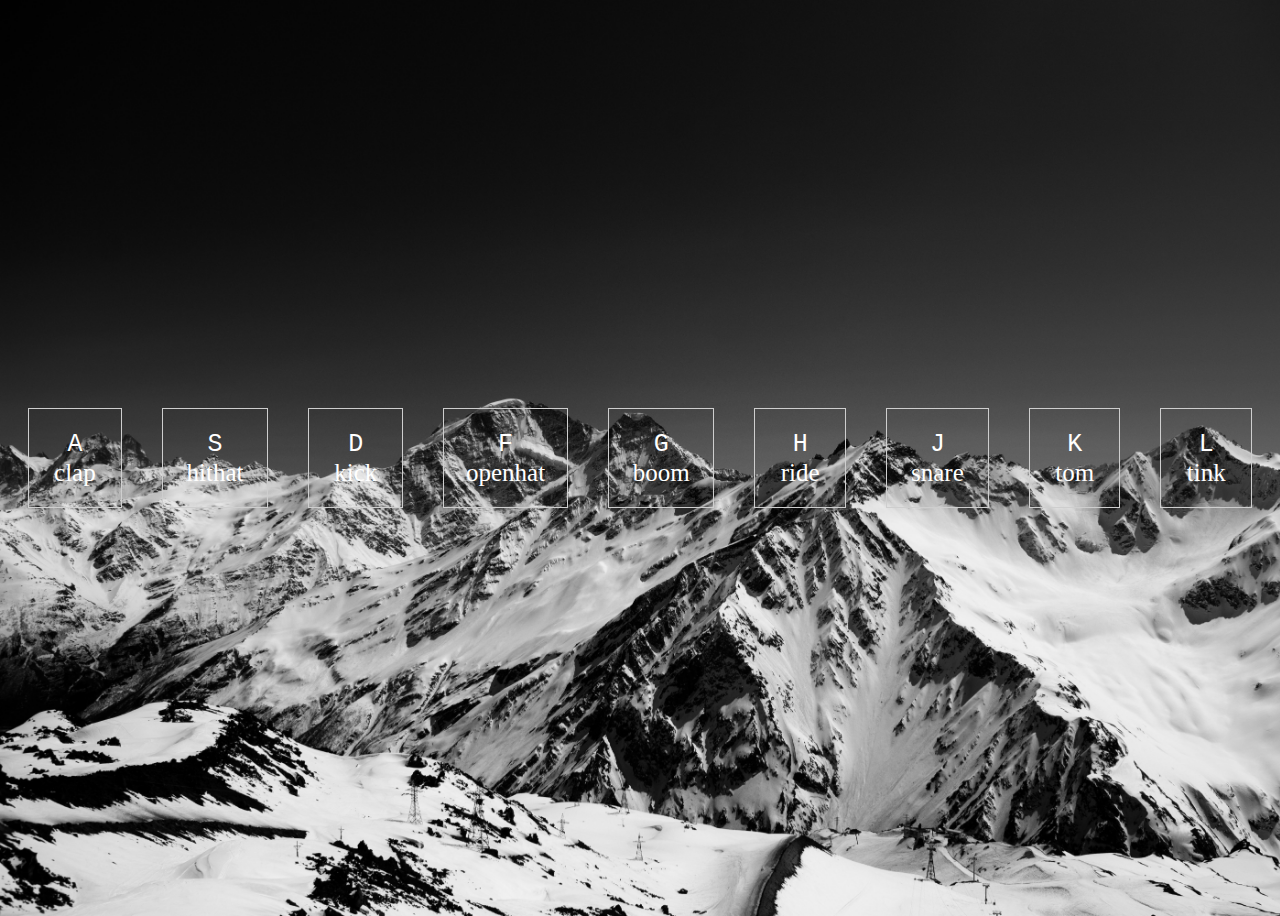
<file: Dia 01/index.html>
<!DOCTYPE html>
<html lang="pt-br">

<head>
  <meta charset="UTF-8">
  <meta name="viewport" content="width=device-width, initial-scale=1.0">
  <link rel="stylesheet" href="./style.css">
  <title>Dia 01</title>
</head>

<body>
  <div>

    <div class="keys">

      <div data-key="65" class="key">
        <kbd>A</kbd>
        <span class="sound">clap</span>
      </div>

      <div data-key="83" class="key">
        <kbd>S</kbd>
        <span class="sound">hithat</span>
      </div>

      <div data-key="68" class="key">
        <kbd>D</kbd>
        <span class="sound">kick</span>
      </div>

      <div data-key="70" class="key">
        <kbd>F</kbd>
        <span class="sound">openhat</span>
      </div>

      <div data-key="71" class="key">
        <kbd>G</kbd>
        <span class="sound">boom</span>
      </div>

      <div data-key="72" class="key">
        <kbd>H</kbd>
        <span class="sound">ride</span>
      </div>

      <div data-key="74" class="key">
        <kbd>J</kbd>
        <span class="sound">snare</span>
      </div>

      <div data-key="75" class="key">
        <kbd>K</kbd>
        <span class="sound">tom</span>
      </div>

      <div data-key="76" class="key">
        <kbd>L</kbd>
        <span class="sound">tink</span>
      </div>

    </div>

    <audio data-key="65" src="./sounds/clap.wav"></audio>
    <audio data-key="83" src="./sounds/hihat.wav"></audio>
    <audio data-key="68" src="./sounds/kick.wav"></audio>
    <audio data-key="70" src="./sounds/openhat.wav"></audio>
    <audio data-key="71" src="./sounds/boom.wav"></audio>
    <audio data-key="72" src="./sounds/ride.wav"></audio>
    <audio data-key="74" src="./sounds/snare.wav"></audio>
    <audio data-key="75" src="./sounds/tom.wav"></audio>
    <audio data-key="76" src="./sounds/tink.wav"></audio>
  </div>

  <script type="text/javascript" src="index.js"></script>
</body>

</html>
</file>
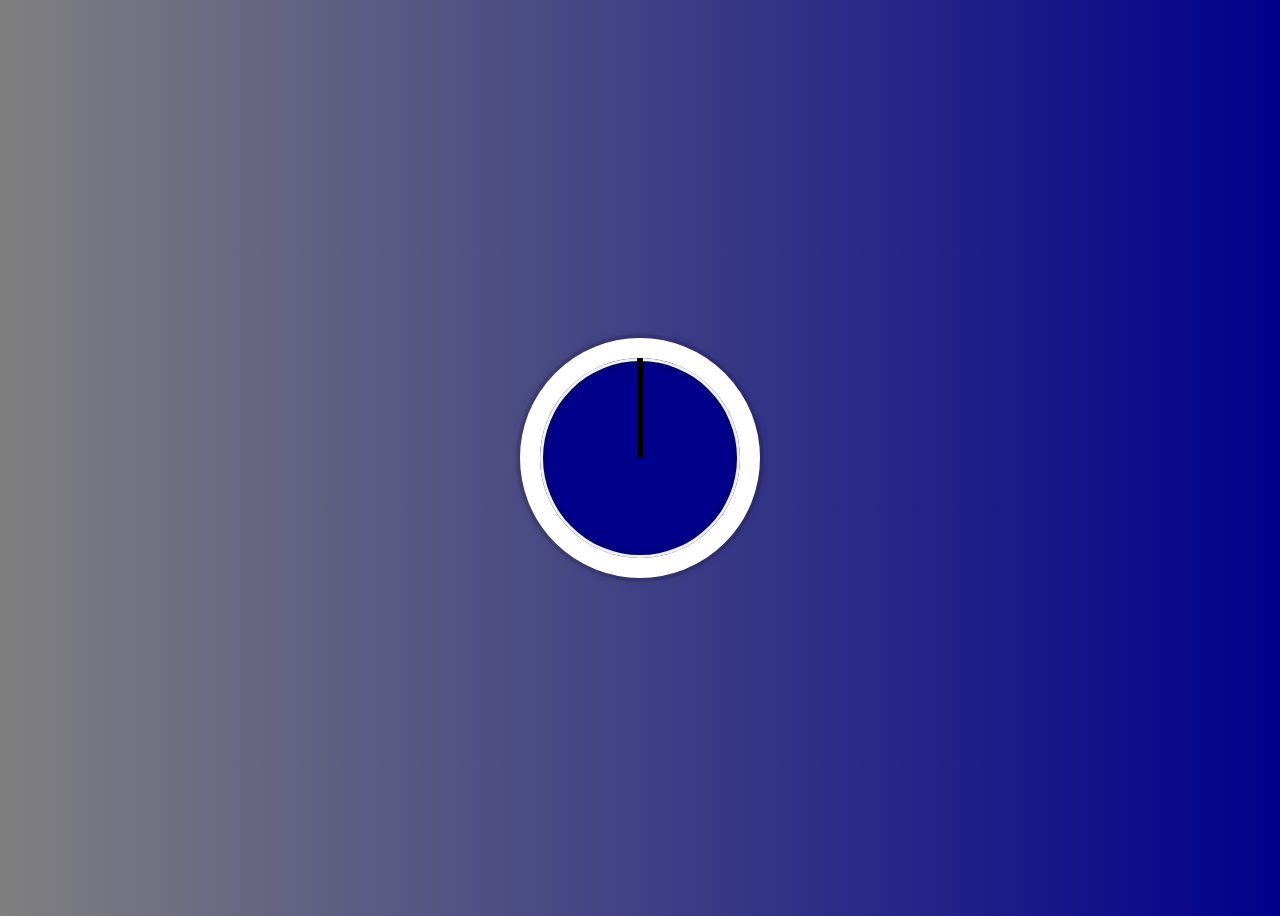
<file: Dia 02/index.html>
<!DOCTYPE html>
<html lang="pt-br">

<head>
  <meta charset="UTF-8">
  <meta name="viewport" content="width=device-width, initial-scale=1.0">
  <link rel="stylesheet" href="./style.css">
  <title>Dia 02 - JS</title>
</head>

<body>
  <div class="container">
    <div class="clock">
      <div class="clock-face">
        <div class="ponteiro hour"></div>
        <div class="ponteiro minute"></div>
        <div class="ponteiro seconds"></div>
      </div>
    </div>
  </div>


  <script src="./index.js"></script>
</body>

</html>
</file>
<file: Dia 01/style.css>
body {
  background: url('./img/img.jpg');
  background-size: cover;
}

.keys {
  align-items: center;
  justify-content: center;
  display: flex;
  height: 100vh;
}

.key {
  border: 1px solid #cecece;
  padding: 20px;
  margin: 20px;
  color: white;
  text-align: center;
  font-size: 25px;
  transition: all 0.07s;
}

.playing {
  transform: scale(1.1);
  border-color: #cecece;
  box-shadow: 0 0 10px #cecece;
}
</file>
<file: Dia 02/style.css>
body {
  background-image: linear-gradient(to right, grey, darkblue);
}

.container {
  display: flex;
  height: 100vh;
  justify-content: center;
  align-items: center;
}

.clock {
  position: relative;
  width: 200px;
  height: 200px;
  border-radius: 50%;
  background-color: darkblue;
  border: 20px solid white;
  box-shadow:
  0 0 0 4px rgba(0,0,0,0.1),
  inset 0 0 0 3px #EFEFEF,
  inset 0 0 10px black,
  0 0 10px rgba(0,0,0,0.2);
}

.clock-face {
  position: relative;
  width: 100%;
  height: 100%;
  transform: translateY(-3px); /* account for the height of the clock hands */
}

.ponteiro {
  width: 50%;
  height: 6px;
  background: black;
  position: absolute;
  top: 50%;
  transform-origin: 100%;
  transform: rotate(90deg);
  transition: all 0.05s;
  transition-timing-function: cubic-bezier(0.1, 2.7, 0.58, 1);
}
</file>
